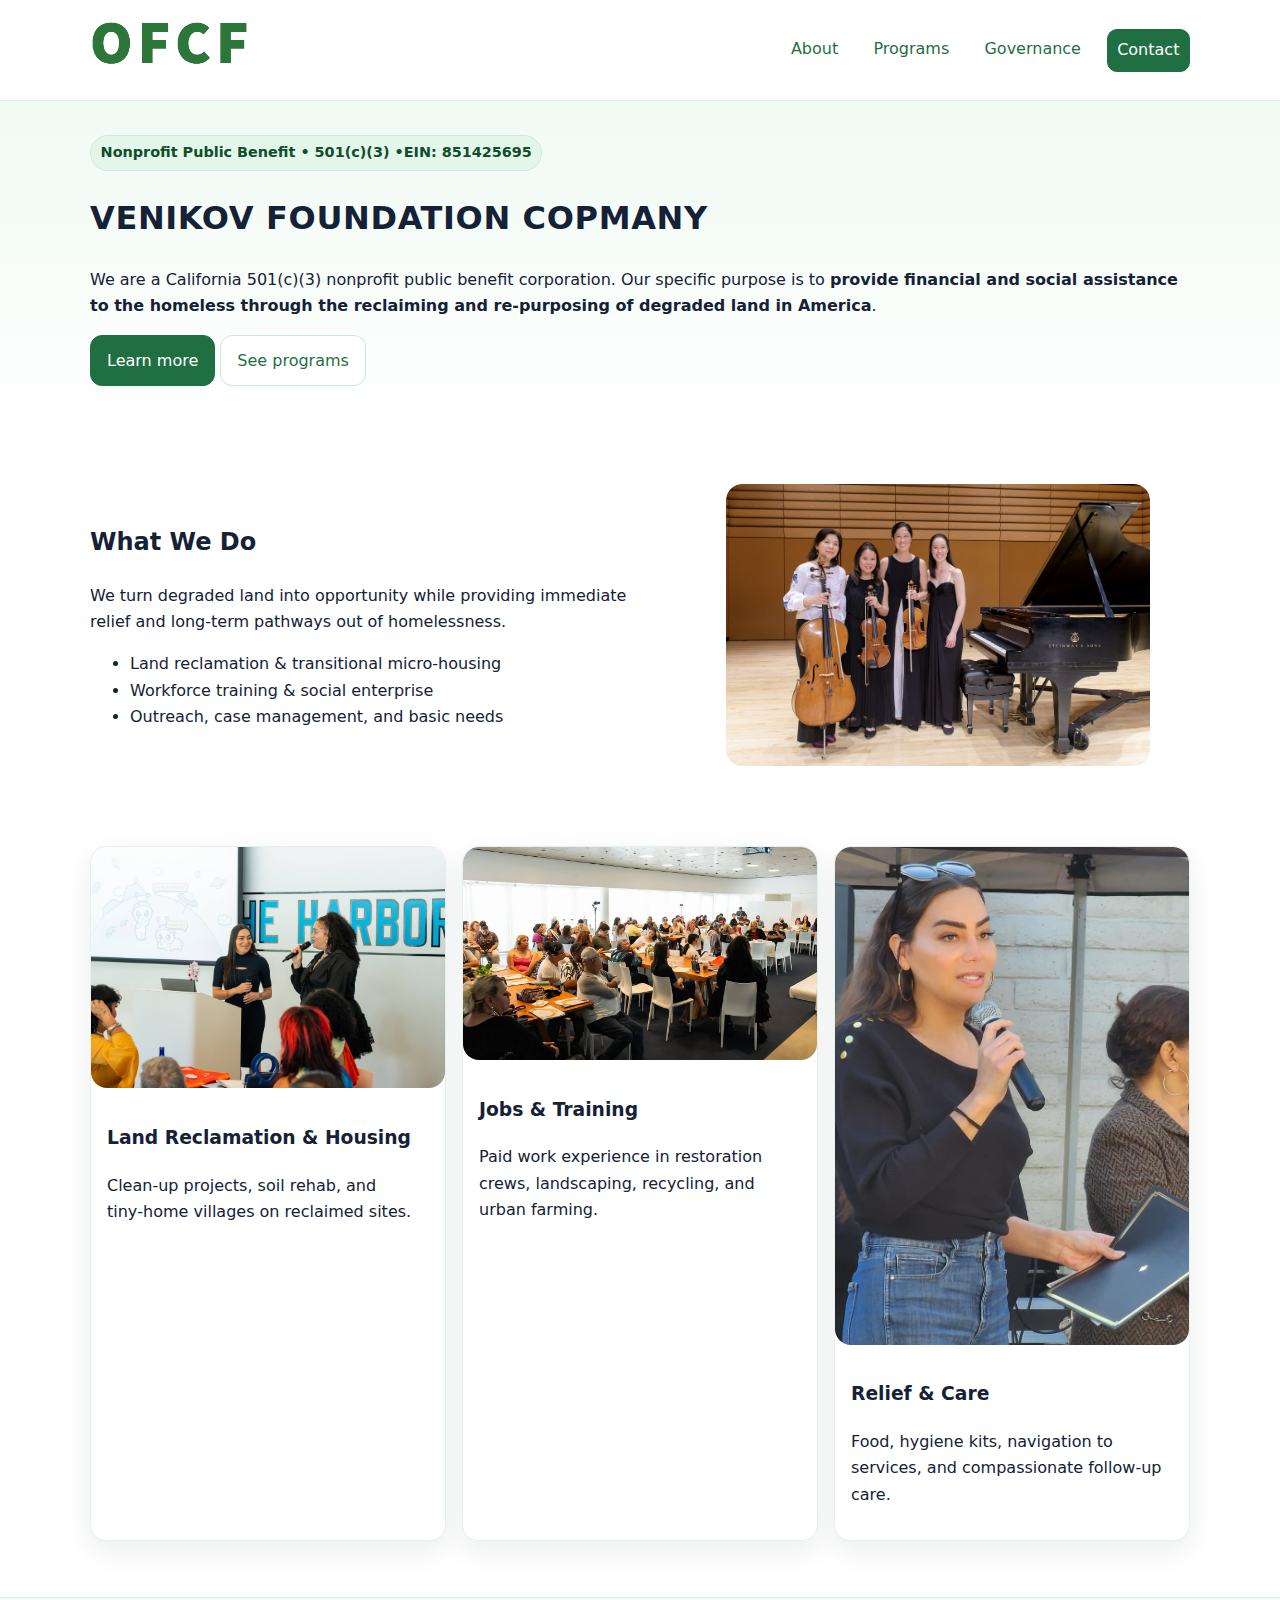
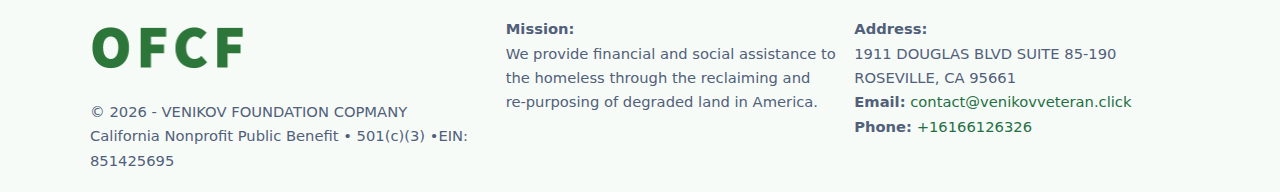
<file: index.html>
<!doctype html><html lang='en'><head><meta charset='utf-8'/><meta name='viewport' content='width=device-width,initial-scale=1'/><title>Home — VENIKOV FOUNDATION COPMANY</title><link rel='stylesheet' href='assets/styles.css'/><link rel='icon' href='images/logo.png'>
  <meta name="data-ein" content="851425695">
  <meta name="data-name" content="VENIKOV FOUNDATION COPMANY">
  <meta name="data-email" content="contact@venikovveteran.click">
  <meta name="data-phone" content="+16166126326">
  <meta name="data-address" content="1911 DOUGLAS BLVD SUITE 85-190
ROSEVILLE, CA 95661">
  <meta name="data-map" content="1911+DOUGLAS+BLVD+SUITE+85-190%0AROSEVILLE%2C+CA+95661">
</head><body><header class="header"><div class="container nav">
  <a class="brand" href="index.html" aria-label="Home"><img src="images/logo.png" alt="VENIKOV FOUNDATION COPMANY logo"></a>
  <button class="menu-toggle" aria-label="Toggle navigation" aria-expanded="false">☰</button>
  <nav class="links" aria-label="Main">
    <a href="about.html">About</a>
    <a href="programs.html">Programs</a>
    <a href="governance.html">Governance</a>
    <a href="contact.html" class="btn btn-primary">Contact</a>
  </nav></div></header><main>
  <section class='hero'><div class='container inner'>
    <span class='badge'>Nonprofit Public Benefit • 501(c)(3) •EIN: 851425695</span>
    <h1><span class='upper-strong'>VENIKOV FOUNDATION COPMANY</span></h1>
    <p>We are a California 501(c)(3) nonprofit public benefit corporation. Our specific purpose is to <strong>provide financial and social assistance to the homeless through the reclaiming and re‑purposing of degraded land in America</strong>.</p>
    <p><a class='btn btn-primary' href='about.html'>Learn more</a> <a class='btn' href='programs.html'>See programs</a></p>
  </div></section>

  <section class='section container split'>
    <div>
      <h2>What We Do</h2>
      <p>We turn degraded land into opportunity while providing immediate relief and long‑term pathways out of homelessness.</p>
      <ul>
        <li>Land reclamation &amp; transitional micro‑housing</li>
        <li>Workforce training &amp; social enterprise</li>
        <li>Outreach, case management, and basic needs</li>
      </ul>
    </div>
    <figure class='figure'><img src='images/hero.jpg' alt='Land restoration and community housing'></figure>
  </section>

  <section class='section container grid-3'>
    <article class='card'><img src='images/land.jpg' alt='Land Reclamation'><div class='card-body'>
      <h3>Land Reclamation &amp; Housing</h3><p>Clean‑up projects, soil rehab, and tiny‑home villages on reclaimed sites.</p></div></article>
    <article class='card'><img src='images/jobs.jpg' alt='Jobs & Training'><div class='card-body'>
      <h3>Jobs &amp; Training</h3><p>Paid work experience in restoration crews, landscaping, recycling, and urban farming.</p></div></article>
    <article class='card'><img src='images/relief.jpg' alt='Relief & Care'><div class='card-body'>
      <h3>Relief &amp; Care</h3><p>Food, hygiene kits, navigation to services, and compassionate follow‑up care.</p></div></article>
  </section>
</main><footer class="footer"><div class="container grid">
  <div><img src="images/logo.png" alt="" style="width:160px;height:auto;margin-bottom:.5rem;">
    <div class="small">© <span id="year"></span> - VENIKOV FOUNDATION COPMANY</div>
    <div class="small">California Nonprofit Public Benefit • 501(c)(3) •EIN: 851425695</div></div>
  <div><div class="small"><strong>Mission:</strong><br>We provide financial and social assistance to the homeless through the reclaiming and re‑purposing of degraded land in America.</div></div>
  <div><div class="small"><strong>Address:</strong><br>1911 DOUGLAS BLVD SUITE 85-190
ROSEVILLE, CA 95661<br>
    <strong>Email:</strong> <a href="mailto:contact@venikovveteran.click">contact@venikovveteran.click</a><br><strong>Phone:</strong> <a href="tel:+16166126326">+16166126326</a></div></div>
</div></footer>
<script>
  const b=document.querySelector('.menu-toggle'), l=document.querySelector('.links');
  if(b&&l){b.addEventListener('click',()=>{const o=getComputedStyle(l).display==='flex';l.style.display=o?'none':'flex';b.setAttribute('aria-expanded',o?'false':'true');});}
  const y=document.getElementById('year'); if(y) y.textContent=new Date().getFullYear();
</script></body></html>
</file>
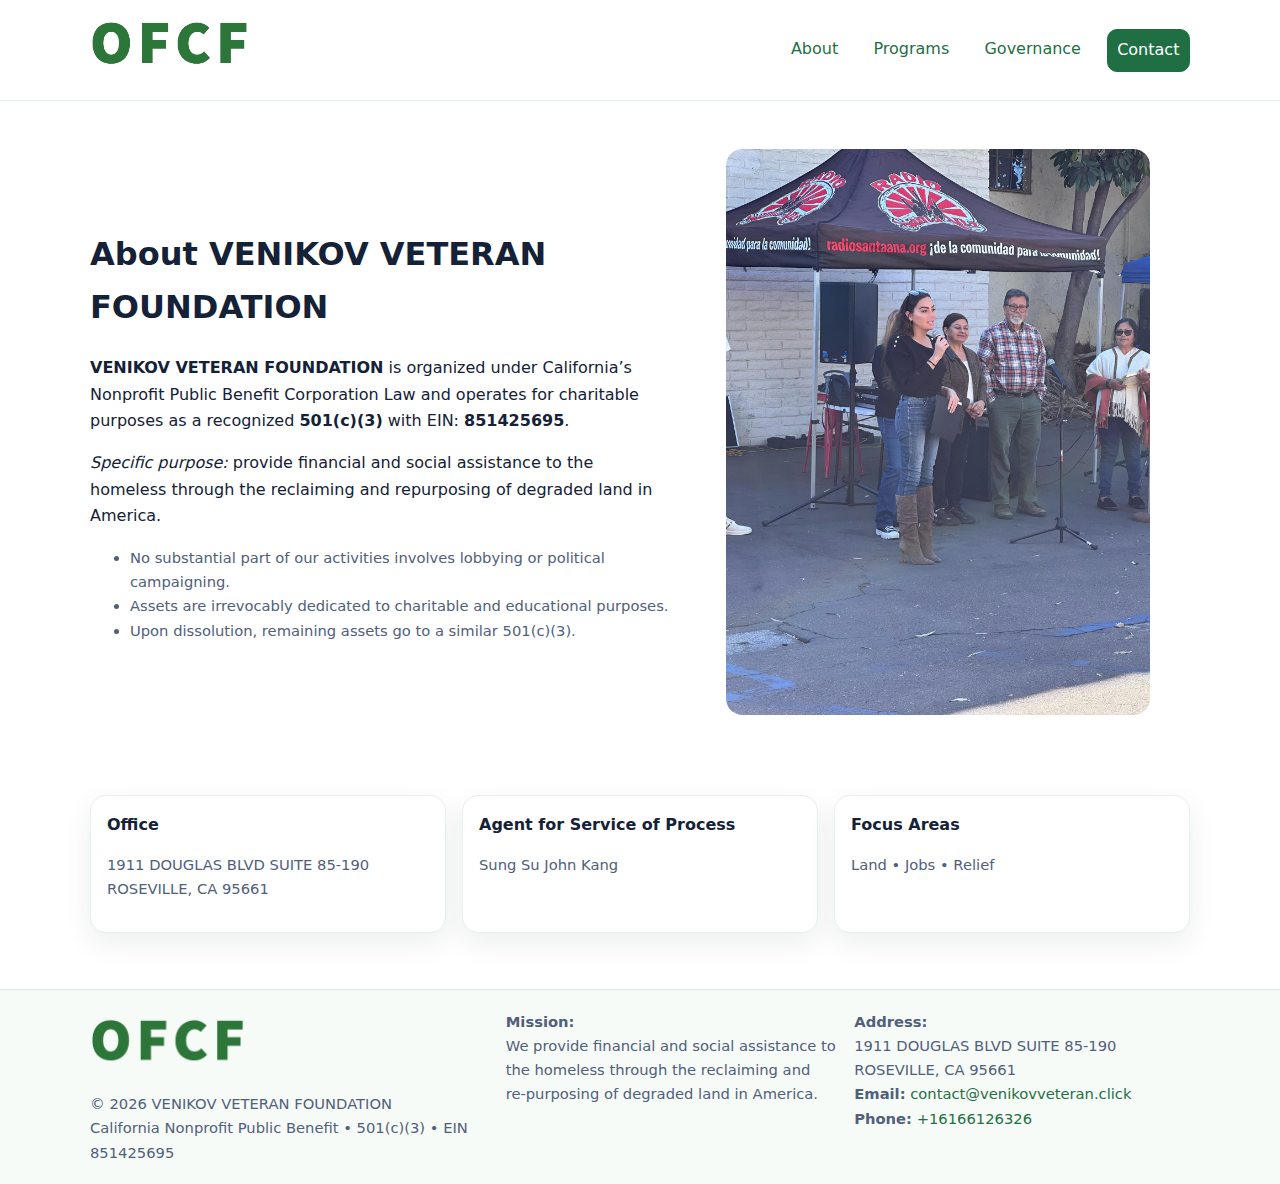
<file: about.html>
<!doctype html><html lang='en'><head><meta charset='utf-8'/><meta name='viewport' content='width=device-width,initial-scale=1'/><title>About — VENIKOV VETERAN FOUNDATION</title><link rel='stylesheet' href='assets/styles.css'/><link rel='icon' href='images/logo.png'>
  <meta name="data-ein" content="851425695">
  <meta name="data-name" content="VENIKOV VETERAN FOUNDATION">
  <meta name="data-email" content="contact@venikovveteran.click">
  <meta name="data-phone" content="+16166126326">
  <meta name="data-address" content="1911 DOUGLAS BLVD SUITE 85-190
ROSEVILLE, CA 95661">
  <meta name="data-map" content="1911+DOUGLAS+BLVD+SUITE+85-190%0AROSEVILLE%2C+CA+95661">
</head><body><header class="header"><div class="container nav">
  <a class="brand" href="index.html" aria-label="Home"><img src="images/logo.png" alt="VENIKOV VETERAN FOUNDATION logo"></a>
  <button class="menu-toggle" aria-label="Toggle navigation" aria-expanded="false">☰</button>
  <nav class="links" aria-label="Main">
    <a href="about.html">About</a>
    <a href="programs.html">Programs</a>
    <a href="governance.html">Governance</a>
    <a href="contact.html" class="btn btn-primary">Contact</a>
  </nav></div></header><main class='section container split'>
  <div>
    <h1>About VENIKOV VETERAN FOUNDATION</h1>
    <p><strong>VENIKOV VETERAN FOUNDATION</strong> is organized under California’s Nonprofit Public Benefit Corporation Law and operates for charitable purposes as a recognized <strong>501(c)(3)</strong> with EIN: <strong>851425695</strong>.</p>
    <p><em>Specific purpose:</em> provide financial and social assistance to the homeless through the reclaiming and repurposing of degraded land in America.</p>
    <ul class='small'>
      <li>No substantial part of our activities involves lobbying or political campaigning.</li>
      <li>Assets are irrevocably dedicated to charitable and educational purposes.</li>
      <li>Upon dissolution, remaining assets go to a similar 501(c)(3).</li>
    </ul>
  </div>
  <figure class='figure'><img src='images/about.jpg' alt='About our mission'></figure>
</main>

<section class='section container grid-3'>
  <div class='card'><div class='card-body'><strong>Office</strong><p class='small'>1911 DOUGLAS BLVD SUITE 85-190
ROSEVILLE, CA 95661</p></div></div>
  <div class='card'><div class='card-body'><strong>Agent for Service of Process</strong><p class='small'>Sung Su John Kang</p></div></div>
  <div class='card'><div class='card-body'><strong>Focus Areas</strong><p class='small'>Land • Jobs • Relief</p></div></div>
</section><footer class="footer"><div class="container grid">
  <div><img src="images/logo.png" alt="" style="width:160px;height:auto;margin-bottom:.5rem;">
    <div class="small">© <span id="year"></span> VENIKOV VETERAN FOUNDATION</div>
    <div class="small">California Nonprofit Public Benefit • 501(c)(3) • EIN 851425695</div></div>
  <div><div class="small"><strong>Mission:</strong><br>We provide financial and social assistance to the homeless through the reclaiming and re‑purposing of degraded land in America.</div></div>
  <div><div class="small"><strong>Address:</strong><br>1911 DOUGLAS BLVD SUITE 85-190
ROSEVILLE, CA 95661<br>
    <strong>Email:</strong> <a href="mailto:contact@venikovveteran.click">contact@venikovveteran.click</a><br><strong>Phone:</strong> <a href="tel:+16166126326">+16166126326</a></div></div>
</div></footer>
<script>
  const b=document.querySelector('.menu-toggle'), l=document.querySelector('.links');
  if(b&&l){b.addEventListener('click',()=>{const o=getComputedStyle(l).display==='flex';l.style.display=o?'none':'flex';b.setAttribute('aria-expanded',o?'false':'true');});}
  const y=document.getElementById('year'); if(y) y.textContent=new Date().getFullYear();
</script></body></html>
</file>
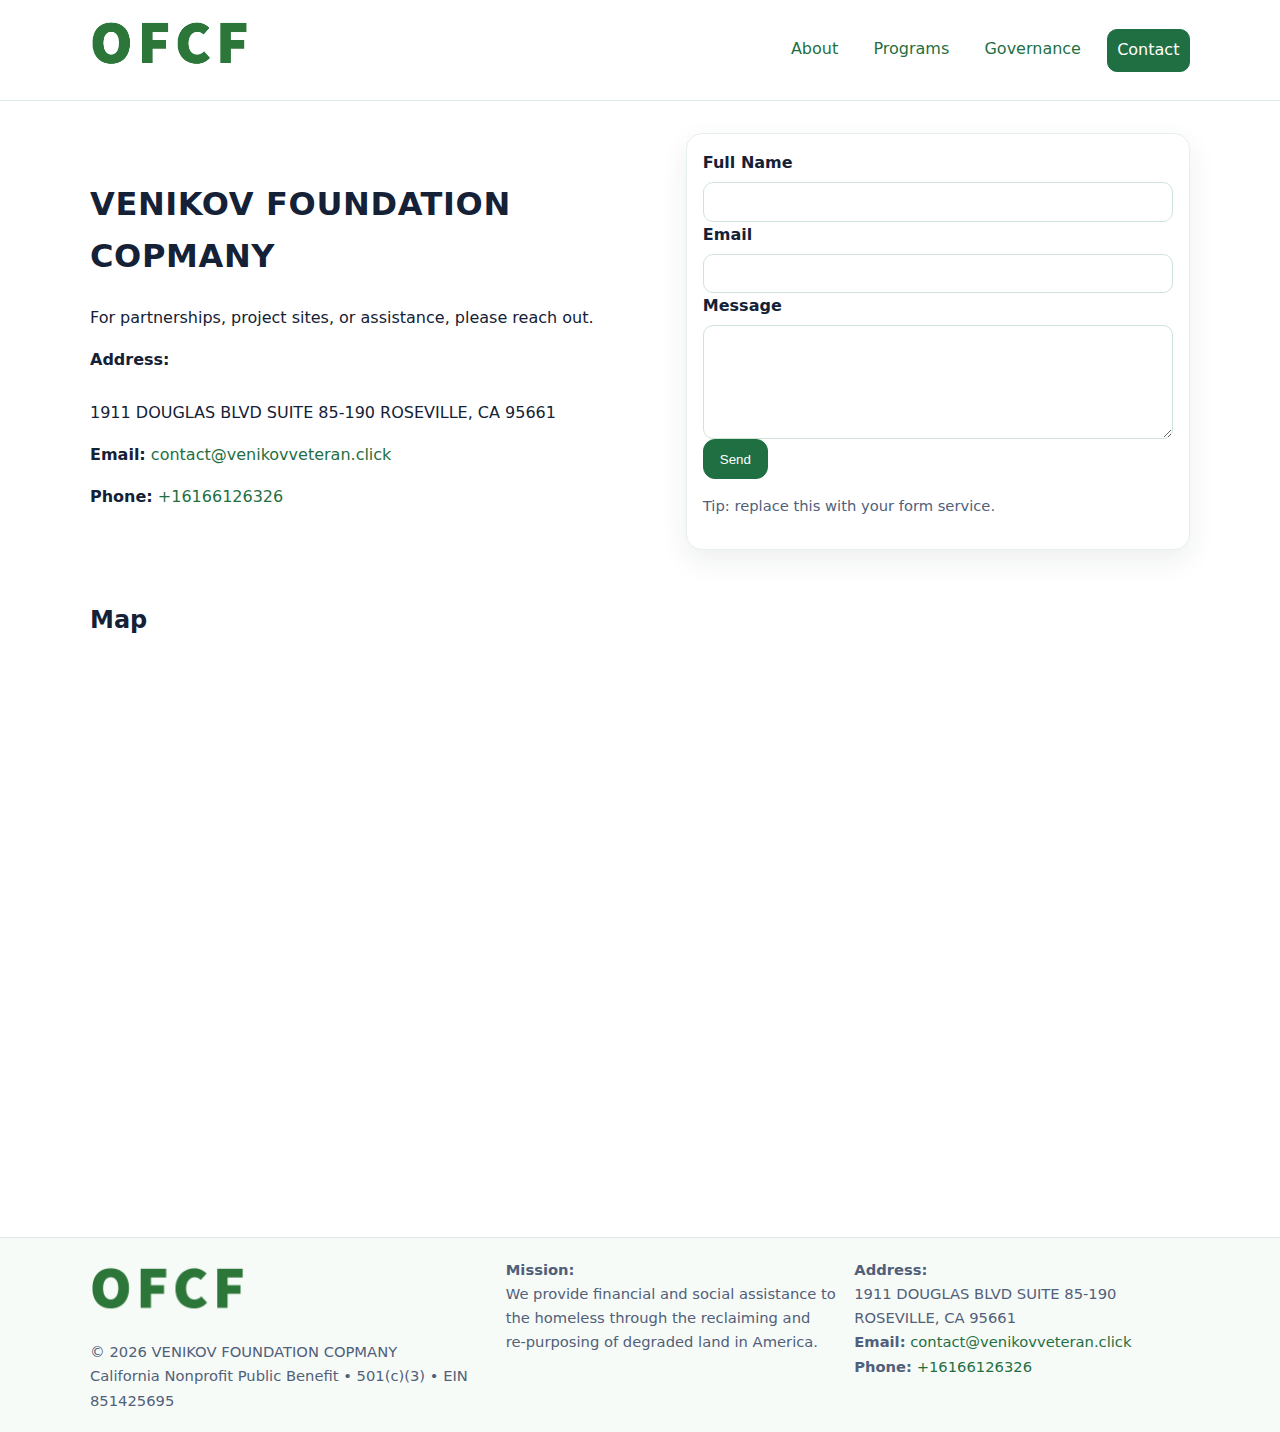
<file: contact.html>
<!doctype html><html lang='en'><head><meta charset='utf-8'/><meta name='viewport' content='width=device-width,initial-scale=1'/><title>Contact — VENIKOV VETERAN FOUNDATION</title><link rel='stylesheet' href='assets/styles.css'/><link rel='icon' href='images/logo.png'>
  <meta name="data-ein" content="851425695">
  <meta name="data-name" content="VENIKOV FOUNDATION COPMANY">
  <meta name="data-email" content="contact@venikovveteran.click">
  <meta name="data-phone" content="+16166126326">
  <meta name="data-address" content="1911 DOUGLAS BLVD SUITE 85-190
ROSEVILLE, CA 95661">
  <meta name="data-map" content="1911+DOUGLAS+BLVD+SUITE+85-190%0AROSEVILLE%2C+CA+95661">
</head><body><header class="header"><div class="container nav">
  <a class="brand" href="index.html" aria-label="Home"><img src="images/logo.png" alt="VENIKOV FOUNDATION COPMANY logo"></a>
  <button class="menu-toggle" aria-label="Toggle navigation" aria-expanded="false">☰</button>
  <nav class="links" aria-label="Main">
    <a href="about.html">About</a>
    <a href="programs.html">Programs</a>
    <a href="governance.html">Governance</a>
    <a href="contact.html" class="btn btn-primary">Contact</a>
  </nav></div></header><main class='section container'>
  <div class='split'>
    <div>
      <h1><span class='upper-strong'>VENIKOV FOUNDATION COPMANY</span></h1>
      <p>For partnerships, project sites, or assistance, please reach out.</p>
      <p><strong>Address:</strong><br><span class='upper-strong'></span><br>1911 DOUGLAS BLVD SUITE 85-190
ROSEVILLE, CA 95661</p>
      <p><strong>Email:</strong> <a href='mailto:contact@venikovveteran.click'>contact@venikovveteran.click</a></p>
      <p><strong>Phone:</strong> <a href='tel:+16166126326'>+16166126326</a></p>
    </div>
    <form class='form card' onsubmit="event.preventDefault(); alert('Form endpoint not configured. Replace with your form service.');">
      <div class='card-body'>
        <label><span>Full Name</span><input type='text' required></label>
        <label><span>Email</span><input type='email' required></label>
        <label><span>Message</span><textarea rows='6' required></textarea></label>
        <button class='btn btn-primary' type='submit'>Send</button>
        <p class='small'>Tip: replace this with your form service.</p>
      </div>
    </form>
  </div>

  <section class='section'>
    <h2>Map</h2>
<!-- Map -->
<div class="mt-6 rounded-xl overflow-hidden shadow">
  <iframe
    width="100%"
    height="480"
    style="border:0"
    loading="lazy"
    referrerpolicy="no-referrer-when-downgrade"
    src="https://www.google.com/maps?q=1911+DOUGLAS+BLVD+SUITE+85-190%0AROSEVILLE%2C+CA+95661&output=embed">
  </iframe>
</div>

  </section>
</main><footer class="footer"><div class="container grid">
  <div><img src="images/logo.png" alt="" style="width:160px;height:auto;margin-bottom:.5rem;">
    <div class="small">© <span id="year"></span> VENIKOV FOUNDATION COPMANY</div>
    <div class="small">California Nonprofit Public Benefit • 501(c)(3) • EIN 851425695</div></div>
  <div><div class="small"><strong>Mission:</strong><br>We provide financial and social assistance to the homeless through the reclaiming and re‑purposing of degraded land in America.</div></div>
  <div><div class="small"><strong>Address:</strong><br>1911 DOUGLAS BLVD SUITE 85-190
ROSEVILLE, CA 95661<br>
    <strong>Email:</strong> <a href="mailto:contact@venikovveteran.click">contact@venikovveteran.click</a><br><strong>Phone:</strong> <a href="tel:+16166126326">+16166126326</a></div></div>
</div></footer>
<script>
  const b=document.querySelector('.menu-toggle'), l=document.querySelector('.links');
  if(b&&l){b.addEventListener('click',()=>{const o=getComputedStyle(l).display==='flex';l.style.display=o?'none':'flex';b.setAttribute('aria-expanded',o?'false':'true');});}
  const y=document.getElementById('year'); if(y) y.textContent=new Date().getFullYear();
</script></body></html>
</file>
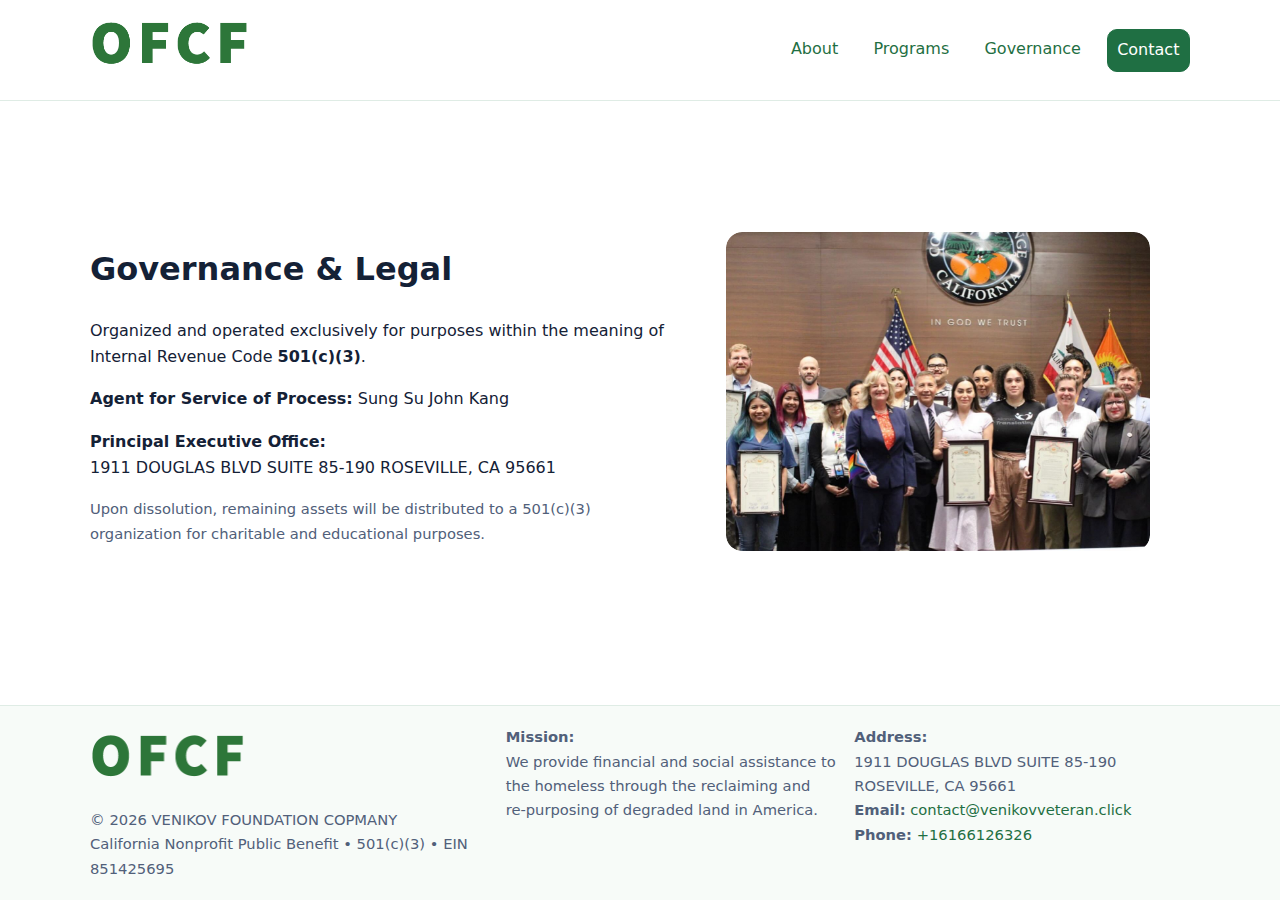
<file: governance.html>
<!doctype html><html lang='en'><head><meta charset='utf-8'/><meta name='viewport' content='width=device-width,initial-scale=1'/><title>Governance — VENIKOV FOUNDATION COPMANY</title><link rel='stylesheet' href='assets/styles.css'/><link rel='icon' href='images/logo.png'></head><body><header class="header"><div class="container nav">
  <a class="brand" href="index.html" aria-label="Home"><img src="images/logo.png" alt="Godhead Nation logo"></a>
  <button class="menu-toggle" aria-label="Toggle navigation" aria-expanded="false">☰</button>
  <nav class="links" aria-label="Main">
    <a href="about.html">About</a>
    <a href="programs.html">Programs</a>
    <a href="governance.html">Governance</a>
    <a href="contact.html" class="btn btn-primary">Contact</a>
  </nav></div></header><main class='section container split'>
  <div>
    <h1>Governance &amp; Legal</h1>
    <p>Organized and operated exclusively for purposes within the meaning of Internal Revenue Code <strong>501(c)(3)</strong>.</p>
    <p><strong>Agent for Service of Process:</strong> Sung Su John Kang</p>
    <p><strong>Principal Executive Office:</strong><br>1911 DOUGLAS BLVD SUITE 85-190
ROSEVILLE, CA 95661</p>
    <p class='small'>Upon dissolution, remaining assets will be distributed to a 501(c)(3) organization for charitable and educational purposes.</p>
  </div>
  <figure class='figure'><img src='images/programs.jpg' alt='Governance documents'></figure>
</main><footer class="footer"><div class="container grid">
  <div><img src="images/logo.png" alt="" style="width:160px;height:auto;margin-bottom:.5rem;">
    <div class="small">© <span id="year"></span> VENIKOV FOUNDATION COPMANY</div>
    <div class="small">California Nonprofit Public Benefit • 501(c)(3) • EIN 851425695</div></div>
  <div><div class="small"><strong>Mission:</strong><br>We provide financial and social assistance to the homeless through the reclaiming and re‑purposing of degraded land in America.</div></div>
  <div><div class="small"><strong>Address:</strong><br>1911 DOUGLAS BLVD SUITE 85-190
ROSEVILLE, CA 95661<br>
    <strong>Email:</strong> <a href="mailto:contact@venikovveteran.click">contact@venikovveteran.click</a><br><strong>Phone:</strong> <a href="tel:+16166126326">+16166126326</a></div></div>
</div></footer>
<script>
  const b=document.querySelector('.menu-toggle'), l=document.querySelector('.links');
  if(b&&l){b.addEventListener('click',()=>{const o=getComputedStyle(l).display==='flex';l.style.display=o?'none':'flex';b.setAttribute('aria-expanded',o?'false':'true');});}
  const y=document.getElementById('year'); if(y) y.textContent=new Date().getFullYear();
</script></body></html>
</file>
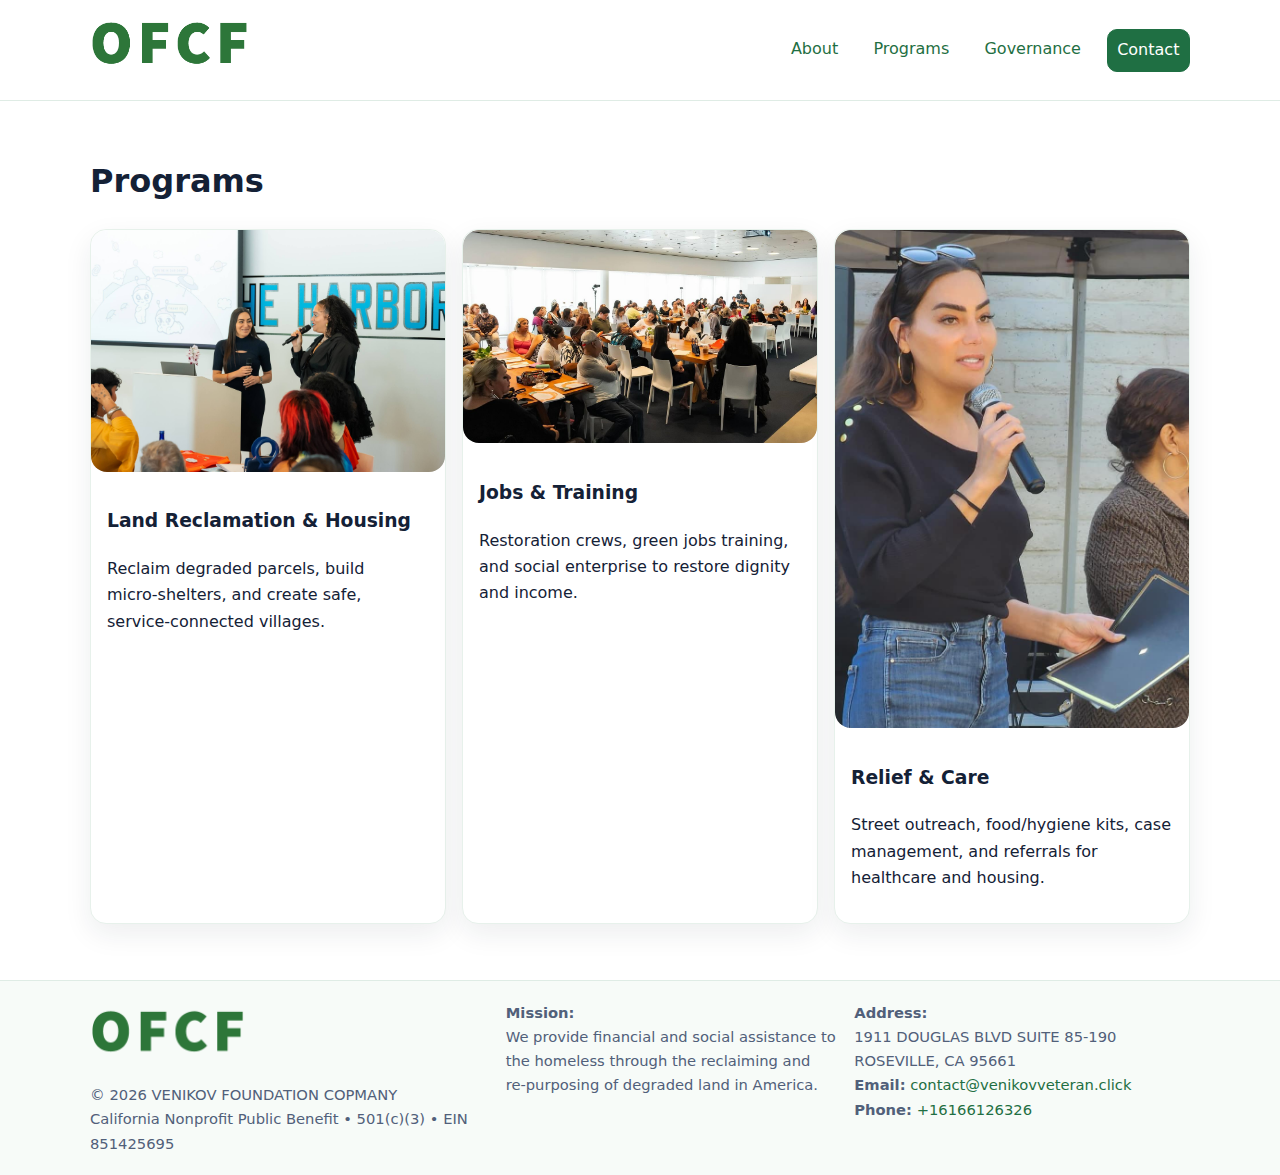
<file: programs.html>
<!doctype html><html lang='en'><head><meta charset='utf-8'/><meta name='viewport' content='width=device-width,initial-scale=1'/><title>Programs — VENIKOV FOUNDATION COPMANY</title><link rel='stylesheet' href='assets/styles.css'/><link rel='icon' href='images/logo.png'>
  <meta name="data-ein" content="851425695">
  <meta name="data-name" content="VENIKOV FOUNDATION COPMANY">
  <meta name="data-email" content="contact@venikovveteran.click">
  <meta name="data-phone" content="+16166126326">
  <meta name="data-address" content="1911 DOUGLAS BLVD SUITE 85-190
ROSEVILLE, CA 95661">
  <meta name="data-map" content="1911+DOUGLAS+BLVD+SUITE+85-190%0AROSEVILLE%2C+CA+95661">
</head><body><header class="header"><div class="container nav">
  <a class="brand" href="index.html" aria-label="Home"><img src="images/logo.png" alt="VENIKOV FOUNDATION COPMANY logo"></a>
  <button class="menu-toggle" aria-label="Toggle navigation" aria-expanded="false">☰</button>
  <nav class="links" aria-label="Main">
    <a href="about.html">About</a>
    <a href="programs.html">Programs</a>
    <a href="governance.html">Governance</a>
    <a href="contact.html" class="btn btn-primary">Contact</a>
  </nav></div></header><main class='section container'>
  <h1>Programs</h1>
  <div class='grid-3'>
    <article class='card'>
      <img src='images/land.jpg' alt='Land Reclamation & Housing'>
      <div class='card-body'>
        <h3>Land Reclamation &amp; Housing</h3>
        <p>Reclaim degraded parcels, build micro‑shelters, and create safe, service‑connected villages.</p>
      </div>
    </article>
    <article class='card'>
      <img src='images/jobs.jpg' alt='Jobs & Training'>
      <div class='card-body'>
        <h3>Jobs &amp; Training</h3>
        <p>Restoration crews, green jobs training, and social enterprise to restore dignity and income.</p>
      </div>
    </article>
    <article class='card'>
      <img src='images/relief.jpg' alt='Relief & Care'>
      <div class='card-body'>
        <h3>Relief &amp; Care</h3>
        <p>Street outreach, food/hygiene kits, case management, and referrals for healthcare and housing.</p>
      </div>
    </article>
  </div>
</main><footer class="footer"><div class="container grid">
  <div><img src="images/logo.png" alt="" style="width:160px;height:auto;margin-bottom:.5rem;">
    <div class="small">© <span id="year"></span> VENIKOV FOUNDATION COPMANY</div>
    <div class="small">California Nonprofit Public Benefit • 501(c)(3) • EIN 851425695</div></div>
  <div><div class="small"><strong>Mission:</strong><br>We provide financial and social assistance to the homeless through the reclaiming and re‑purposing of degraded land in America.</div></div>
  <div><div class="small"><strong>Address:</strong><br>1911 DOUGLAS BLVD SUITE 85-190
ROSEVILLE, CA 95661<br>
    <strong>Email:</strong> <a href="mailto:contact@venikovveteran.click">contact@venikovveteran.click</a><br><strong>Phone:</strong> <a href="tel:+16166126326">+16166126326</a></div></div>
</div></footer>
<script>
  const b=document.querySelector('.menu-toggle'), l=document.querySelector('.links');
  if(b&&l){b.addEventListener('click',()=>{const o=getComputedStyle(l).display==='flex';l.style.display=o?'none':'flex';b.setAttribute('aria-expanded',o?'false':'true');});}
  const y=document.getElementById('year'); if(y) y.textContent=new Date().getFullYear();
</script></body></html>
</file>
<file: assets/styles.css>
:root{--text:#142136;--muted:#51607a;--bg:#ffffff;--brand:#1f6f43;--soft:#ebf7ef;--radius:16px;--shadow:0 10px 28px rgba(20,33,54,.08)}
*{box-sizing:border-box}html,body{height:100%}body{margin:0;font-family:Inter,system-ui,-apple-system,Segoe UI,Roboto,Arial,sans-serif;color:var(--text);background:var(--bg);line-height:1.65;min-height:100svh;display:flex;flex-direction:column}
main{flex:1 0 auto}a{color:var(--brand);text-decoration:none}a:hover{text-decoration:underline}img{max-width:100%;display:block;border-radius:16px}
.container{width:min(1100px,92%);margin-inline:auto}.header{position:sticky;top:0;background:#fff;border-bottom:1px solid #dfece5;z-index:20}
.nav{display:flex;align-items:center;gap:.8rem;justify-content:space-between;padding:.75rem 0}.brand img{width:164px;height:auto}
.menu-toggle{font-size:1.25rem;background:transparent;border:0;padding:.4rem .6rem;border-radius:10px}
.links{display:none;flex-direction:column;gap:.45rem}.links a{padding:.45rem .6rem;border-radius:10px}.links .active{background:var(--soft)}
.btn{display:inline-block;padding:.7rem 1rem;border:1px solid #cfe4d6;border-radius:12px;background:#fff}.btn:hover{box-shadow:0 10px 28px rgba(20,33,54,.08);text-decoration:none}.btn-primary{background:#1f6f43;border-color:#1f6f43;color:#fff}
.hero{background:linear-gradient(180deg,#f0faf3,#ffffff)}.hero .inner{padding:2.1rem 0}.badge{display:inline-flex;gap:.45rem;align-items:center;background:#e4f5ea;border:1px solid #cfeadb;color:#0e4e2a;border-radius:999px;padding:.32rem .6rem;font-size:.9rem;font-weight:700}
.section{padding:2rem 0}.split{display:grid;grid-template-columns:1fr;gap:1rem;align-items:center}.grid-3{display:grid;grid-template-columns:1fr;gap:1rem}
.card{background:#fff;border:1px solid #e7f1eb;border-radius:16px;box-shadow:0 10px 28px rgba(20,33,54,.08);overflow:hidden}.card-body{padding:1rem}.figure{overflow:hidden;border-radius:16px}
.footer{border-top:1px solid #dfece5;background:#f7fbf8;margin-top:1.5rem}.footer .grid{display:grid;grid-template-columns:1fr;gap:.8rem;padding:1.2rem 0}
.small{font-size:.92rem;color:var(--muted)}.form{display:grid;grid-template-columns:1fr;gap:.8rem}label{display:grid;gap:.35rem;font-weight:600}input,textarea{width:100%;padding:.7rem .8rem;border:1px solid #cfe4d6;border-radius:10px}
.map-embed iframe{width:100%;aspect-ratio:16/9;border:0;border-radius:20px;box-shadow:0 10px 28px rgba(20,33,54,.08)}.upper-strong{font-weight:800;text-transform:uppercase;letter-spacing:.02em}
@media(min-width:760px){.menu-toggle{display:none}.links{display:flex;flex-direction:row;gap:1rem}.grid-3{grid-template-columns:repeat(3,1fr)}.split{grid-template-columns:1.15fr 1fr}.footer .grid{grid-template-columns:1.2fr 1fr 1fr}}
</file>
